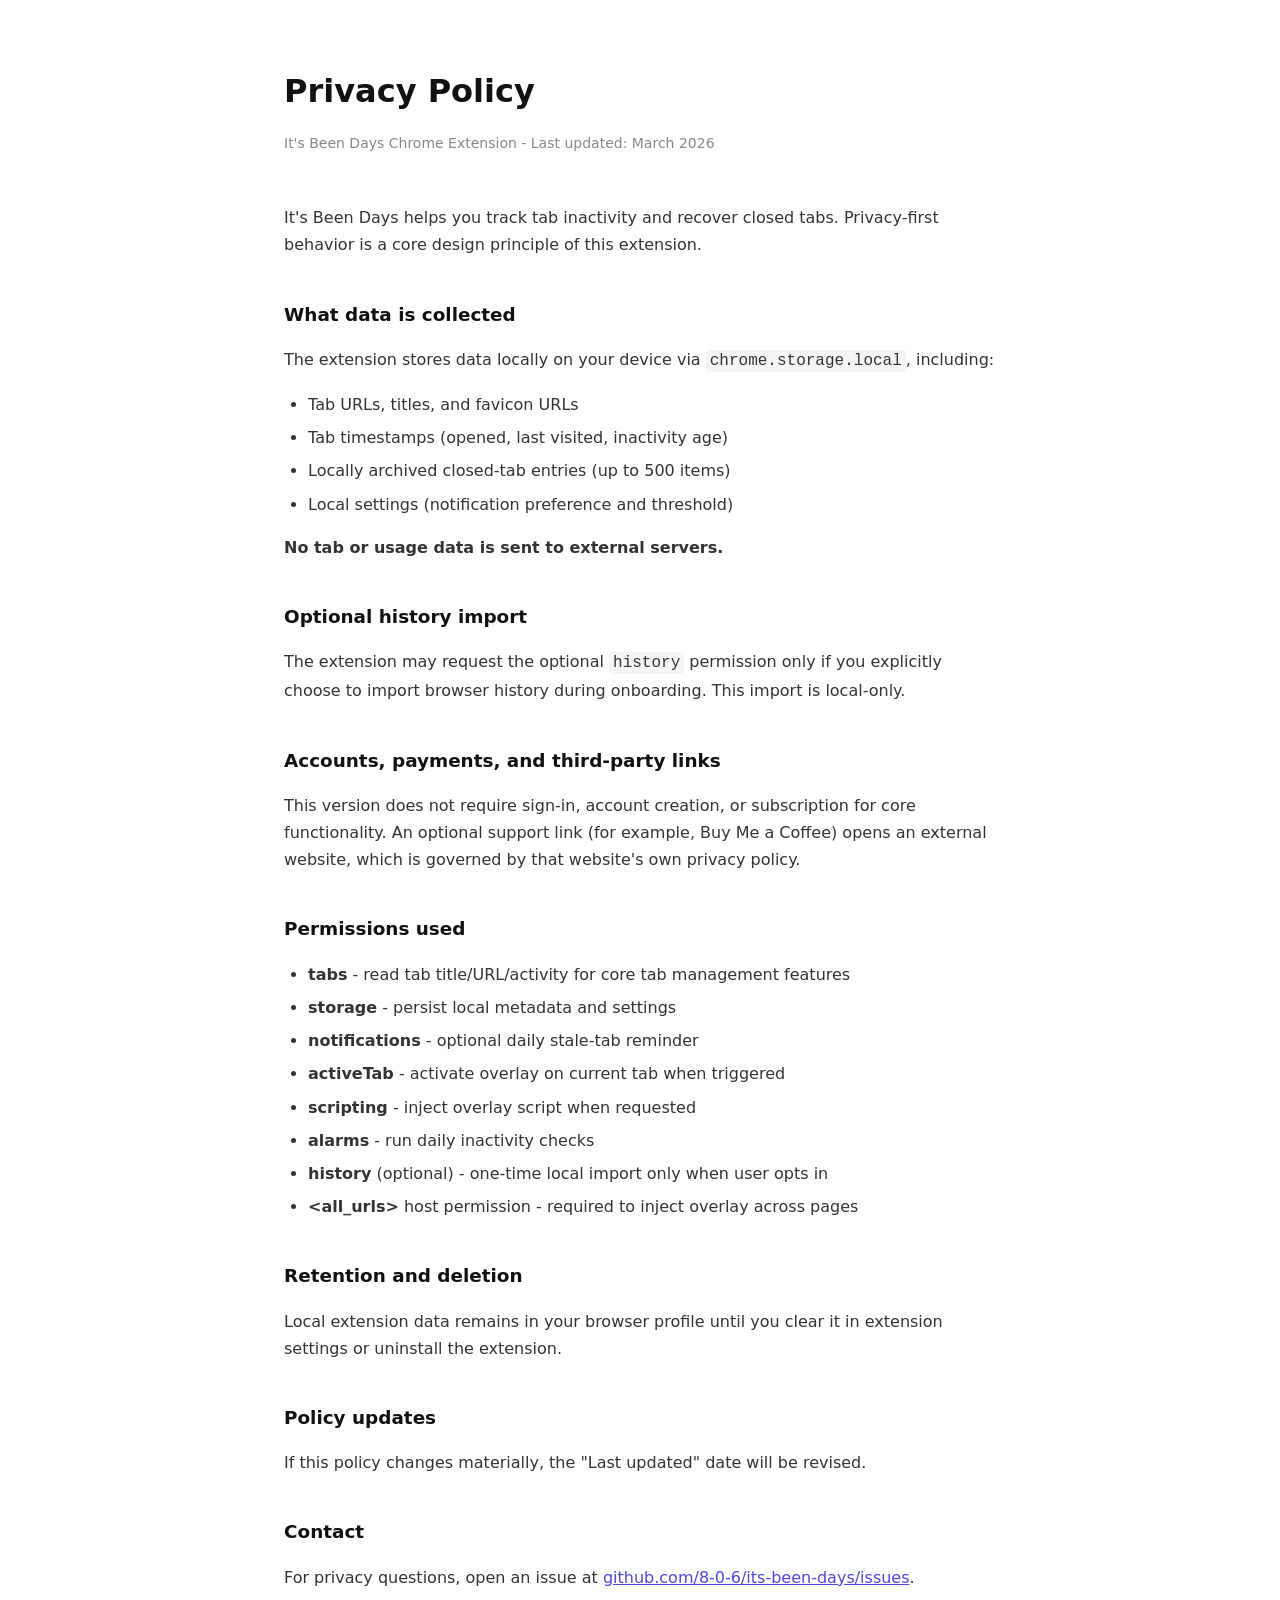
<file: docs/privacy-policy/index.html>
<!DOCTYPE html>
<html lang="en">
<head>
  <meta charset="UTF-8" />
  <meta name="viewport" content="width=device-width, initial-scale=1.0" />
  <title>Privacy Policy - It's Been Days</title>
  <style>
    *, *::before, *::after { box-sizing: border-box; }
    body {
      font-family: -apple-system, BlinkMacSystemFont, "Segoe UI", system-ui, sans-serif;
      font-size: 16px;
      line-height: 1.7;
      color: #111;
      max-width: 760px;
      margin: 64px auto;
      padding: 0 24px 120px;
    }
    h1 { font-size: 2rem; font-weight: 700; margin-bottom: 8px; }
    h2 { font-size: 1.15rem; font-weight: 600; margin-top: 40px; margin-bottom: 8px; }
    p, li { color: #333; }
    ul { padding-left: 24px; }
    li { margin-bottom: 6px; }
    .meta { color: #888; font-size: 14px; margin-bottom: 48px; }
    a { color: #4f46e5; }
    code { background: #f5f5f5; padding: 2px 4px; border-radius: 4px; }
    @media (prefers-color-scheme: dark) {
      body { background: #111; color: #f0f0f0; }
      p, li { color: #ccc; }
      .meta { color: #777; }
      code { background: #2a2a2a; }
      a { color: #a5b4fc; }
    }
  </style>
</head>
<body>
  <h1>Privacy Policy</h1>
  <p class="meta">It's Been Days Chrome Extension - Last updated: March 2026</p>

  <p>
    It's Been Days helps you track tab inactivity and recover closed tabs.
    Privacy-first behavior is a core design principle of this extension.
  </p>

  <h2>What data is collected</h2>
  <p>
    The extension stores data locally on your device via <code>chrome.storage.local</code>, including:
  </p>
  <ul>
    <li>Tab URLs, titles, and favicon URLs</li>
    <li>Tab timestamps (opened, last visited, inactivity age)</li>
    <li>Locally archived closed-tab entries (up to 500 items)</li>
    <li>Local settings (notification preference and threshold)</li>
  </ul>
  <p><strong>No tab or usage data is sent to external servers.</strong></p>

  <h2>Optional history import</h2>
  <p>
    The extension may request the optional <code>history</code> permission only if you explicitly
    choose to import browser history during onboarding. This import is local-only.
  </p>

  <h2>Accounts, payments, and third-party links</h2>
  <p>
    This version does not require sign-in, account creation, or subscription for core functionality.
    An optional support link (for example, Buy Me a Coffee) opens an external website, which is governed
    by that website's own privacy policy.
  </p>

  <h2>Permissions used</h2>
  <ul>
    <li><strong>tabs</strong> - read tab title/URL/activity for core tab management features</li>
    <li><strong>storage</strong> - persist local metadata and settings</li>
    <li><strong>notifications</strong> - optional daily stale-tab reminder</li>
    <li><strong>activeTab</strong> - activate overlay on current tab when triggered</li>
    <li><strong>scripting</strong> - inject overlay script when requested</li>
    <li><strong>alarms</strong> - run daily inactivity checks</li>
    <li><strong>history</strong> (optional) - one-time local import only when user opts in</li>
    <li><strong>&lt;all_urls&gt;</strong> host permission - required to inject overlay across pages</li>
  </ul>

  <h2>Retention and deletion</h2>
  <p>
    Local extension data remains in your browser profile until you clear it in extension settings
    or uninstall the extension.
  </p>

  <h2>Policy updates</h2>
  <p>
    If this policy changes materially, the "Last updated" date will be revised.
  </p>

  <h2>Contact</h2>
  <p>
    For privacy questions, open an issue at
    <a href="https://github.com/8-0-6/its-been-days/issues">github.com/8-0-6/its-been-days/issues</a>.
  </p>
</body>
</html>
</file>
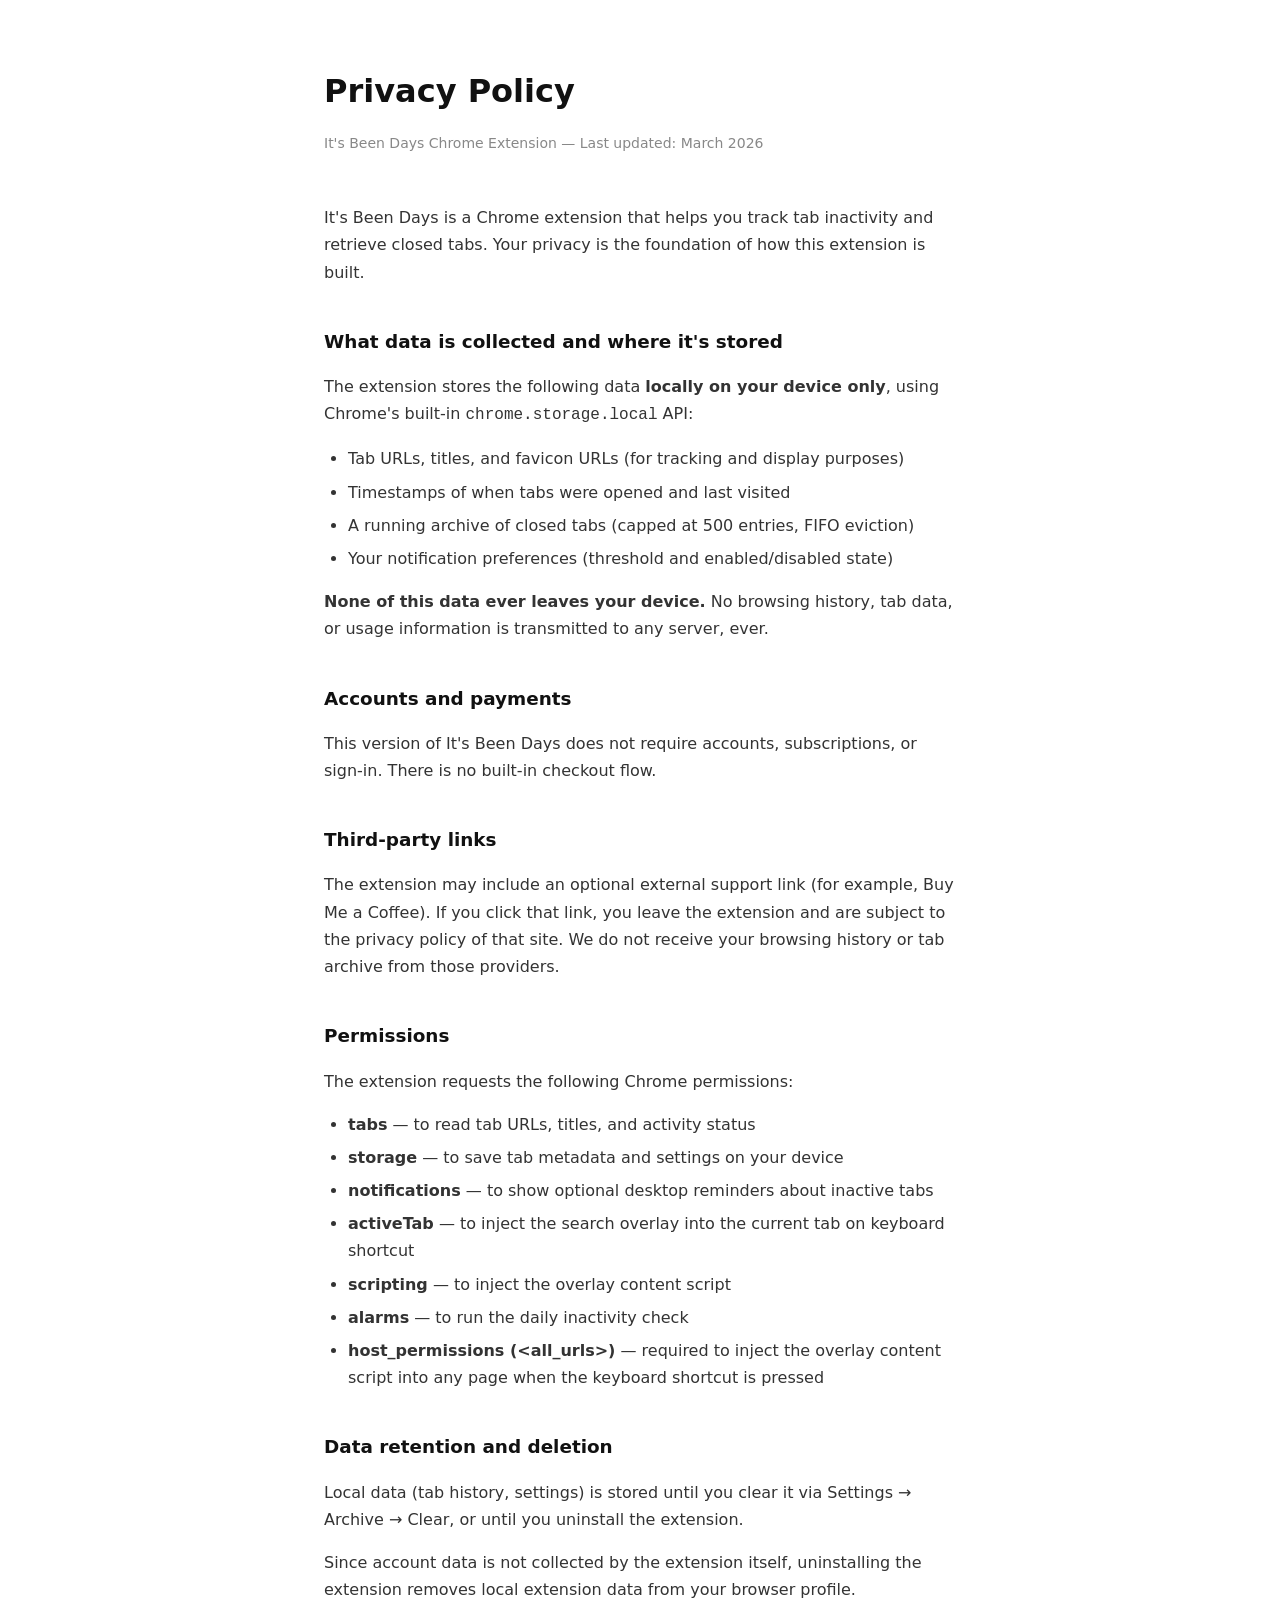
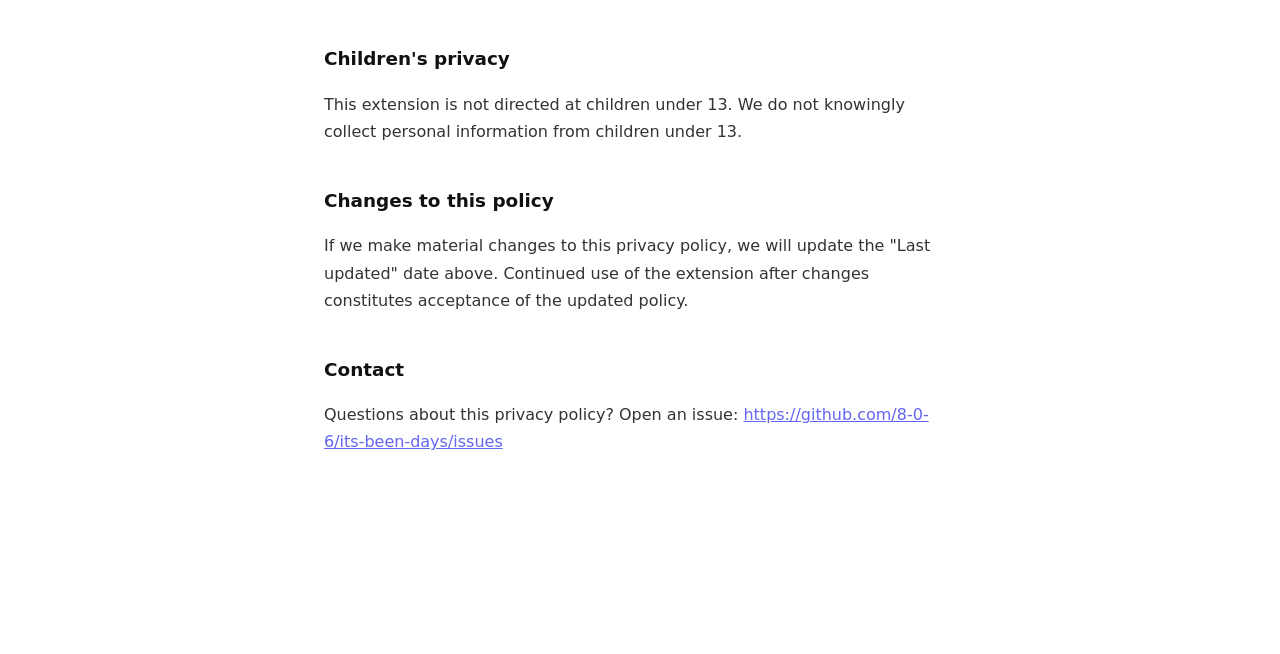
<file: store/privacy-policy.html>
<!DOCTYPE html>
<html lang="en">
<head>
  <meta charset="UTF-8" />
  <meta name="viewport" content="width=device-width, initial-scale=1.0" />
  <title>Privacy Policy — It's Been Days</title>
  <style>
    *, *::before, *::after { box-sizing: border-box; }
    body {
      font-family: -apple-system, BlinkMacSystemFont, 'Segoe UI', system-ui, sans-serif;
      font-size: 16px;
      line-height: 1.7;
      color: #111;
      max-width: 680px;
      margin: 64px auto;
      padding: 0 24px 120px;
    }
    h1 { font-size: 2rem; font-weight: 700; margin-bottom: 8px; }
    h2 { font-size: 1.15rem; font-weight: 600; margin-top: 40px; margin-bottom: 8px; }
    p, li { color: #333; }
    ul { padding-left: 24px; }
    li { margin-bottom: 6px; }
    .meta { color: #888; font-size: 14px; margin-bottom: 48px; }
    a { color: #6366f1; }
    @media (prefers-color-scheme: dark) {
      body { background: #111; color: #f0f0f0; }
      p, li { color: #ccc; }
      .meta { color: #666; }
    }
  </style>
</head>
<body>
  <h1>Privacy Policy</h1>
  <p class="meta">It's Been Days Chrome Extension &mdash; Last updated: March 2026</p>

  <p>
    It's Been Days is a Chrome extension that helps you track tab inactivity and retrieve closed tabs.
    Your privacy is the foundation of how this extension is built.
  </p>

  <h2>What data is collected and where it's stored</h2>
  <p>
    The extension stores the following data <strong>locally on your device only</strong>, using
    Chrome's built-in <code>chrome.storage.local</code> API:
  </p>
  <ul>
    <li>Tab URLs, titles, and favicon URLs (for tracking and display purposes)</li>
    <li>Timestamps of when tabs were opened and last visited</li>
    <li>A running archive of closed tabs (capped at 500 entries, FIFO eviction)</li>
    <li>Your notification preferences (threshold and enabled/disabled state)</li>
  </ul>
  <p>
    <strong>None of this data ever leaves your device.</strong> No browsing history, tab data, or
    usage information is transmitted to any server, ever.
  </p>

  <h2>Accounts and payments</h2>
  <p>
    This version of It's Been Days does not require accounts, subscriptions, or sign-in.
    There is no built-in checkout flow.
  </p>

  <h2>Third-party links</h2>
  <p>
    The extension may include an optional external support link (for example, Buy Me a Coffee).
    If you click that link, you leave the extension and are subject to the privacy policy of that site.
    We do not receive your browsing history or tab archive from those providers.
  </p>

  <h2>Permissions</h2>
  <p>The extension requests the following Chrome permissions:</p>
  <ul>
    <li><strong>tabs</strong> — to read tab URLs, titles, and activity status</li>
    <li><strong>storage</strong> — to save tab metadata and settings on your device</li>
    <li><strong>notifications</strong> — to show optional desktop reminders about inactive tabs</li>
    <li><strong>activeTab</strong> — to inject the search overlay into the current tab on keyboard shortcut</li>
    <li><strong>scripting</strong> — to inject the overlay content script</li>
    <li><strong>alarms</strong> — to run the daily inactivity check</li>
    <li><strong>host_permissions (&lt;all_urls&gt;)</strong> — required to inject the overlay content script into any page when the keyboard shortcut is pressed</li>
  </ul>

  <h2>Data retention and deletion</h2>
  <p>
    Local data (tab history, settings) is stored until you clear it via Settings → Archive → Clear,
    or until you uninstall the extension.
  </p>
  <p>
    Since account data is not collected by the extension itself, uninstalling the extension
    removes local extension data from your browser profile.
  </p>

  <h2>Children's privacy</h2>
  <p>
    This extension is not directed at children under 13. We do not knowingly collect personal
    information from children under 13.
  </p>

  <h2>Changes to this policy</h2>
  <p>
    If we make material changes to this privacy policy, we will update the "Last updated" date
    above. Continued use of the extension after changes constitutes acceptance of the updated policy.
  </p>

  <h2>Contact</h2>
  <p>
    Questions about this privacy policy? Open an issue:
    <a href="https://github.com/8-0-6/its-been-days/issues">https://github.com/8-0-6/its-been-days/issues</a>
  </p>
</body>
</html>
</file>
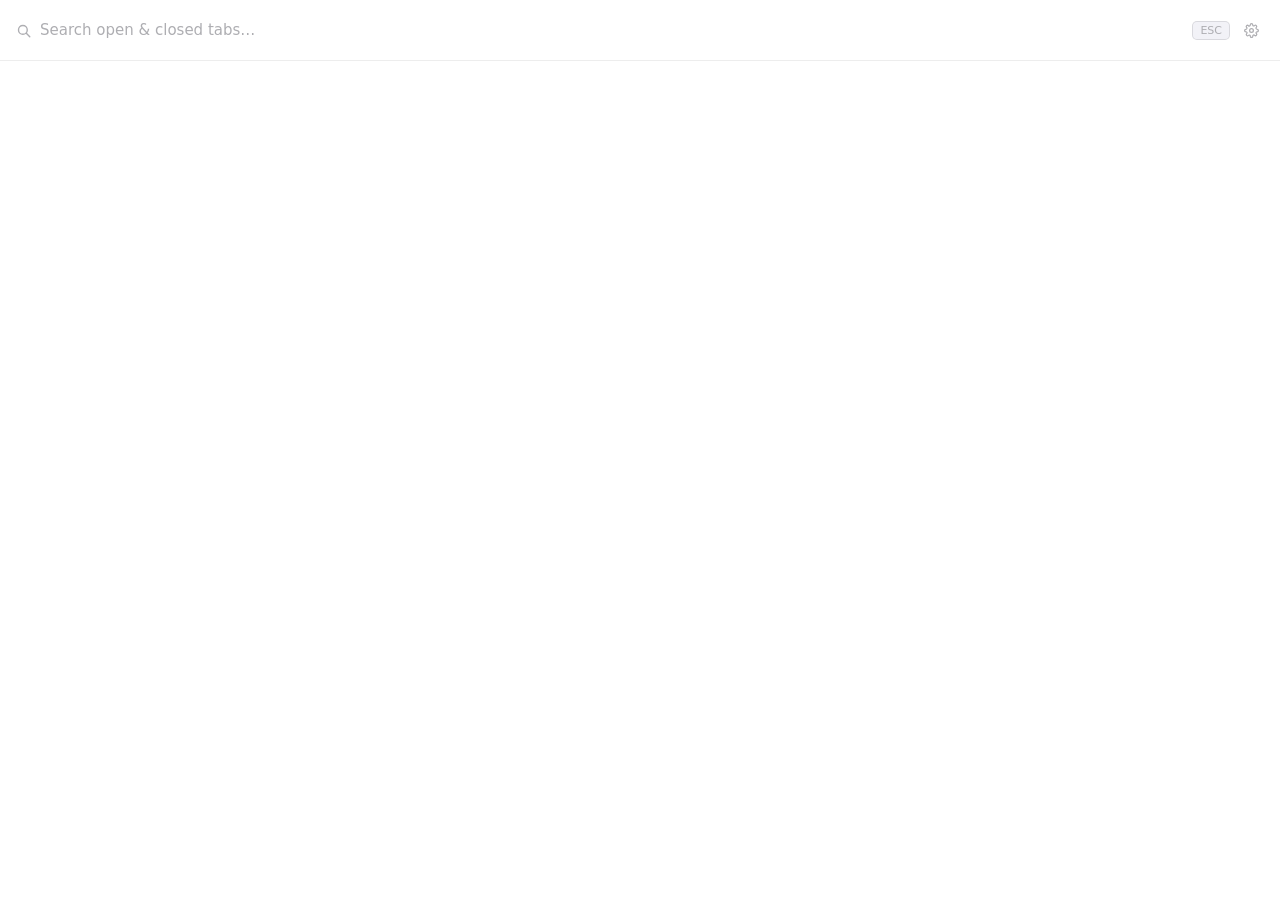
<file: extension/overlay/overlay-standalone.html>
<!DOCTYPE html>
<html lang="en">
<head>
  <meta charset="UTF-8" />
  <meta name="viewport" content="width=device-width, initial-scale=1.0" />
  <title>It's Been Days</title>
  <link rel="stylesheet" href="overlay-standalone.css" />
</head>
<body>
  <!-- ── Header (always visible) ── -->
  <div class="header">
    <svg class="search-icon" width="15" height="15" viewBox="0 0 24 24" fill="none" stroke="currentColor" stroke-width="2.2" stroke-linecap="round" stroke-linejoin="round" aria-hidden="true">
      <circle cx="11" cy="11" r="7"/><line x1="16.5" y1="16.5" x2="22" y2="22"/>
    </svg>
    <input
      type="text"
      class="search"
      id="search"
      placeholder="Search open &amp; closed tabs&hellip;"
      autocomplete="off"
      autocorrect="off"
      spellcheck="false"
    />
    <kbd class="esc-hint">ESC</kbd>
    <button class="settings-btn" id="settings-btn" title="Settings">
      <svg width="15" height="15" viewBox="0 0 24 24" fill="none" stroke="currentColor" stroke-width="2" stroke-linecap="round" stroke-linejoin="round">
        <circle cx="12" cy="12" r="3"/>
        <path d="M19.4 15a1.65 1.65 0 0 0 .33 1.82l.06.06a2 2 0 0 1-2.83 2.83l-.06-.06a1.65 1.65 0 0 0-1.82-.33 1.65 1.65 0 0 0-1 1.51V21a2 2 0 0 1-4 0v-.09A1.65 1.65 0 0 0 9 19.4a1.65 1.65 0 0 0-1.82.33l-.06.06a2 2 0 0 1-2.83-2.83l.06-.06A1.65 1.65 0 0 0 4.68 15a1.65 1.65 0 0 0-1.51-1H3a2 2 0 0 1 0-4h.09A1.65 1.65 0 0 0 4.6 9a1.65 1.65 0 0 0-.33-1.82l-.06-.06a2 2 0 0 1 2.83-2.83l.06.06A1.65 1.65 0 0 0 9 4.68a1.65 1.65 0 0 0 1-1.51V3a2 2 0 0 1 4 0v.09a1.65 1.65 0 0 0 1 1.51 1.65 1.65 0 0 0 1.82-.33l.06-.06a2 2 0 0 1 2.83 2.83l-.06.06A1.65 1.65 0 0 0 19.4 9a1.65 1.65 0 0 0 1.51 1H21a2 2 0 0 1 0 4h-.09a1.65 1.65 0 0 0-1.51 1z"/>
      </svg>
    </button>
  </div>

  <!-- ── Main view ── -->
  <div id="main-view">
    <div class="results" id="results"></div>
    <div class="close-footer hidden" id="close-footer">
      <button class="close-all-btn" id="close-all-btn"></button>
    </div>
    <div class="undo-toast hidden" id="undo-toast">
      <span id="undo-msg"></span>
      <button id="undo-btn">Undo</button>
    </div>
  </div>

  <!-- ── Settings view ── -->
  <div id="settings-view" class="hidden">
    <div class="set-header">
      <button class="back-btn" id="back-btn">
        <svg width="14" height="14" viewBox="0 0 24 24" fill="none" stroke="currentColor" stroke-width="2.5" stroke-linecap="round" stroke-linejoin="round"><polyline points="15 18 9 12 15 6"/></svg>
        Back
      </button>
    </div>
    <div class="set-body" id="set-body">

      <!-- Notifications -->
      <div class="set-section">
        <div class="set-label">Notifications</div>
        <label class="set-toggle-row">
          <span>Enable desktop notifications</span>
          <span class="toggle-wrap">
            <input type="checkbox" id="notif-toggle" />
            <span class="toggle-track"></span>
          </span>
        </label>
        <div class="set-slider-row">
          <label class="set-slider-label">
            Notify after <strong id="threshold-display">10</strong> days of inactivity
          </label>
          <input type="range" id="threshold-slider" min="1" max="30" value="10" class="slider" />
          <div class="slider-ends"><span>1 day</span><span>30 days</span></div>
          <p class="set-note">Also controls which tabs are highlighted as suggested.</p>
        </div>
      </div>

      <!-- Archive -->
      <div class="set-section">
        <div class="set-label">Archive</div>
        <p class="set-muted" id="archive-count"></p>
        <button class="btn btn-destructive" id="clear-btn">Clear all archived tabs</button>
        <div class="clear-confirm hidden" id="clear-confirm">
          <strong>This cannot be undone.</strong>
          <button class="btn btn-destructive-sm" id="clear-yes">Yes, delete everything</button>
          <button class="btn btn-ghost-sm" id="clear-no">Cancel</button>
        </div>
      </div>

      <!-- Support -->
      <div class="set-section">
        <div class="set-label">Support</div>
        <div style="padding: 4px 16px 14px;">
          <p class="set-muted">Free and open source. If this helps you, consider buying me a coffee.</p>
          <div class="account-row" id="tip-row">
            <button class="btn btn-primary" id="tip-btn">Buy Me a Coffee →</button>
          </div>
        </div>
      </div>

      <!-- Keyboard shortcut -->
      <div class="set-section">
        <div class="set-label">Keyboard Shortcut</div>
        <p class="set-muted"><kbd class="kbd">&#8984; Shift Space</kbd> opens this overlay. If it doesn't work, remap it at chrome://extensions/shortcuts.</p>
      </div>

    </div>
  </div>

  <script src="overlay-standalone.js"></script>
</body>
</html>
</file>
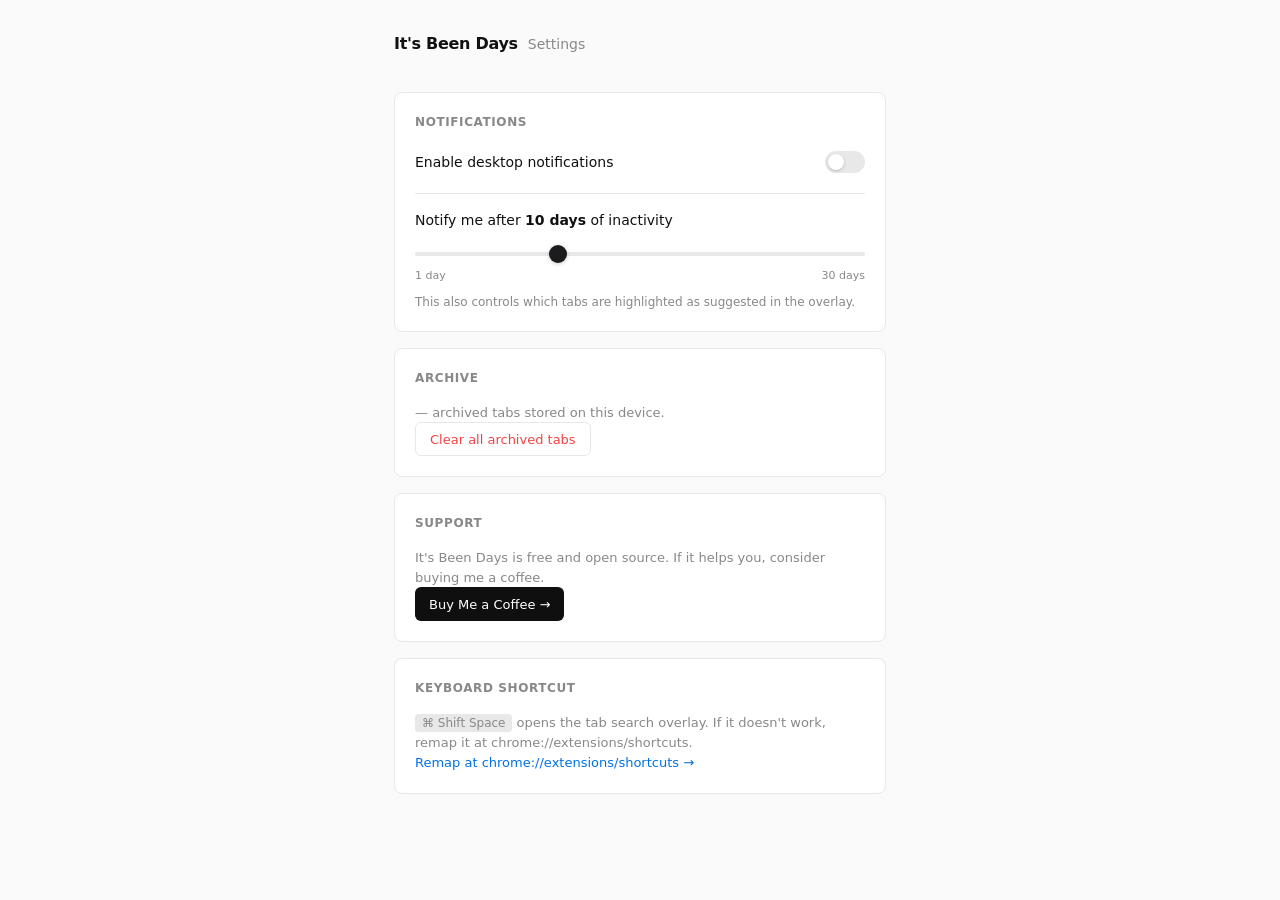
<file: extension/settings/settings.html>
<!DOCTYPE html>
<html lang="en">
<head>
  <meta charset="UTF-8" />
  <meta name="viewport" content="width=device-width, initial-scale=1.0" />
  <title>Settings — It's Been Days</title>
  <link rel="stylesheet" href="settings.css" />
</head>
<body>
  <div id="app">
    <header>
      <span class="wordmark">It's Been Days</span>
      <span class="page-title">Settings</span>
    </header>

    <!-- Notifications ────────────────────────────────────────────────────── -->
    <section>
      <h2>Notifications</h2>

      <label class="toggle-row">
        <span class="toggle-label">Enable desktop notifications</span>
        <span class="toggle-wrap">
          <input type="checkbox" id="notif-enabled" />
          <span class="toggle-track"></span>
        </span>
      </label>

      <div class="field-row" id="threshold-row">
        <label for="threshold" class="field-label">
          Notify me after <strong><span id="threshold-display">10</span> days</strong> of inactivity
        </label>
        <input
          type="range"
          id="threshold"
          min="1"
          max="30"
          value="10"
          class="slider"
        />
        <div class="slider-labels">
          <span>1 day</span>
          <span>30 days</span>
        </div>
        <p class="field-note">This also controls which tabs are highlighted as suggested in the overlay.</p>
      </div>
    </section>

    <!-- Archive ──────────────────────────────────────────────────────────── -->
    <section>
      <h2>Archive</h2>
      <p class="muted">
        <span id="archive-count">—</span> archived tabs stored on this device.
      </p>
      <button id="clear-archive-btn" class="btn btn-destructive">Clear all archived tabs</button>
      <p id="clear-confirm" class="hidden">
        <strong>This cannot be undone.</strong>
        <button id="clear-confirm-yes" class="btn btn-destructive-sm">Yes, delete everything</button>
        <button id="clear-confirm-no" class="btn btn-ghost-sm">Cancel</button>
      </p>
    </section>

    <!-- Support ──────────────────────────────────────────────────────────── -->
    <section>
      <h2>Support</h2>
      <p class="muted">
        It's Been Days is free and open source. If it helps you, consider buying me a coffee.
      </p>
      <div class="account-row">
        <button id="tip-btn" class="btn btn-primary">Buy Me a Coffee →</button>
      </div>
    </section>

    <!-- Keyboard shortcut ────────────────────────────────────────────────── -->
    <section>
      <h2>Keyboard Shortcut</h2>
      <p class="muted">
        <kbd>⌘ Shift Space</kbd> opens the tab search overlay.
        If it doesn't work, remap it at chrome://extensions/shortcuts.
      </p>
      <a
        class="link"
        href="#"
        id="remap-link"
      >Remap at chrome://extensions/shortcuts →</a>
    </section>
  </div>

  <script type="module" src="settings.js"></script>
</body>
</html>
</file>
<file: extension/overlay/overlay-standalone.css>
*, *::before, *::after { box-sizing: border-box; margin: 0; padding: 0; }

body {
  width: 100%;
  height: 100vh;
  min-width: 400px;
  overflow: hidden;
  font-family: -apple-system, BlinkMacSystemFont, 'Segoe UI', system-ui, sans-serif;
  font-size: 14px;
  -webkit-font-smoothing: antialiased;
  background: #ffffff;
  color: #1c1c1e;
  display: flex;
  flex-direction: column;
}

/* ── Header ── */
.header {
  display: flex;
  align-items: center;
  gap: 9px;
  padding: 13px 16px;
  background: #fff;
  border-bottom: 1px solid rgba(0, 0, 0, 0.07);
  flex-shrink: 0;
}
.search-icon {
  color: #aeaeb2;
  flex-shrink: 0;
  display: flex;
  align-items: center;
}
.search {
  flex: 1;
  height: 34px;
  border: none;
  outline: none;
  font-size: 15px;
  font-family: inherit;
  color: #1c1c1e;
  background: transparent;
  caret-color: #0071e3;
}
.search::placeholder { color: #aeaeb2; }
.esc-hint {
  font-family: inherit;
  font-size: 11px;
  font-weight: 500;
  color: #aeaeb2;
  background: #f2f2f7;
  border: 1px solid rgba(0, 0, 0, 0.1);
  border-radius: 5px;
  padding: 2px 7px;
  white-space: nowrap;
  user-select: none;
  cursor: default;
  flex-shrink: 0;
}
.settings-btn {
  background: none;
  border: none;
  cursor: pointer;
  color: #aeaeb2;
  display: flex;
  align-items: center;
  padding: 5px;
  border-radius: 7px;
  flex-shrink: 0;
  transition: color 0.12s, background 0.12s;
}
.settings-btn:hover { color: #1c1c1e; background: rgba(0, 0, 0, 0.06); }

/* ── Results ── */
.results {
  overflow-y: auto;
  flex: 1;
  padding: 0;
}
.results::-webkit-scrollbar { width: 4px; }
.results::-webkit-scrollbar-thumb { background: rgba(0,0,0,0.12); border-radius: 2px; }

.empty {
  padding: 36px 20px;
  text-align: center;
  font-size: 13px;
  color: #aeaeb2;
}

/* ── Section headers ── */
.section-header {
  padding: 10px 20px 5px;
  font-size: 11px;
  font-weight: 600;
  text-transform: uppercase;
  letter-spacing: 0.4px;
  color: #aeaeb2;
  user-select: none;
}
.section-divider {
  height: 1px;
  background: transparent;
  margin: 6px 0 2px;
}

/* ── Row ── */
.row {
  display: flex;
  align-items: center;
  gap: 10px;
  padding: 8px 16px;
  cursor: pointer;
  min-height: 46px;
  background: #fff;
  transition: background 0.08s;
}
.row:hover { background: #f5f5f5; }
.row--active { background: #efefef; }
.row--suggested { background: rgba(245, 158, 11, 0.06); }
.row--suggested:hover { background: rgba(245, 158, 11, 0.10); }
.row--suggested .title { color: #888; }
.row:hover .delete,
.row--active .delete { opacity: 1; }

/* ── Dot ── */
.dot {
  width: 7px;
  height: 7px;
  border-radius: 50%;
  flex-shrink: 0;
}
.dot--open     { background: #30d158; }
.dot--archived { background: #d1d5db; }

/* ── Favicon ── */
.favicon {
  width: 16px;
  height: 16px;
  min-width: 16px;
  max-width: 16px;
  min-height: 16px;
  max-height: 16px;
  border-radius: 3px;
  object-fit: contain;
  flex-shrink: 0;
}

/* ── Info ── */
.info { flex: 1; min-width: 0; }
.title {
  font-size: 13px;
  font-weight: 500;
  white-space: nowrap;
  overflow: hidden;
  text-overflow: ellipsis;
  line-height: 1.35;
  color: #1c1c1e;
}
.url {
  font-size: 11px;
  color: #8e8e93;
  white-space: nowrap;
  overflow: hidden;
  text-overflow: ellipsis;
  margin-top: 2px;
}

/* ── Age badge ── */
.age {
  font-size: 11px;
  font-weight: 500;
  color: #999;
  background: #f3f4f6;
  border-radius: 5px;
  padding: 2px 6px;
  white-space: nowrap;
  flex-shrink: 0;
}

/* ── Section header row ── */
.section-header-row {
  display: flex;
  align-items: center;
  justify-content: space-between;
  padding: 8px 16px 4px;
  user-select: none;
}

.section-count {
  font-size: 11px;
  font-weight: 600;
  text-transform: uppercase;
  letter-spacing: 0.5px;
  color: #bbb;
}

.section-count--stale {
  color: #d97706;
}

.close-inline-btn {
  height: 22px;
  padding: 0 9px;
  background: none;
  border: 1px solid #f59e0b;
  border-radius: 4px;
  font-size: 11px;
  font-weight: 500;
  font-family: inherit;
  color: #d97706;
  cursor: pointer;
  white-space: nowrap;
  flex-shrink: 0;
  transition: background 0.1s, color 0.1s;
}

.close-inline-btn:hover {
  background: rgba(245, 158, 11, 0.1);
  color: #b45309;
}

/* ── All caught up ── */
.all-caught-up {
  display: flex;
  align-items: center;
  gap: 10px;
  padding: 10px 16px;
  font-size: 13px;
  color: #16a34a;
  font-weight: 500;
}

.all-caught-up-dot {
  width: 8px;
  height: 8px;
  border-radius: 50%;
  background: #22c55e;
  flex-shrink: 0;
}

/* ── Section divider ── */
.section-divider {
  height: 1px;
  background: #f0f0f0;
  margin: 4px 0;
}

/* ── Close-tab button (open tab rows) ── */
.close-tab {
  width: 28px;
  height: 28px;
  margin: -3px -3px -3px 0;
  padding: 3px;
  border: none;
  background: none;
  color: #bbb;
  font-size: 17px;
  line-height: 1;
  cursor: pointer;
  border-radius: 5px;
  display: flex;
  align-items: center;
  justify-content: center;
  flex-shrink: 0;
  opacity: 0;
  transition: opacity 0.1s, background 0.1s, color 0.1s;
}

.close-tab:hover {
  background: #fee2e2;
  color: #ef4444;
}

.row:hover .close-tab,
.row--active .close-tab {
  opacity: 1;
}

/* ── Keep button (shown on stale rows) ── */
.keep {
  height: 22px;
  padding: 0 8px;
  background: none;
  border: 1px solid #e5e7eb;
  border-radius: 4px;
  font-size: 11px;
  font-weight: 500;
  font-family: inherit;
  color: #888;
  cursor: pointer;
  flex-shrink: 0;
  white-space: nowrap;
  transition: border-color 0.1s, color 0.1s;
}
.keep:hover { border-color: #22c55e; color: #16a34a; }

/* ── Delete ── */
.delete {
  width: 22px;
  height: 22px;
  border: none;
  background: none;
  color: #c7c7cc;
  font-size: 17px;
  cursor: pointer;
  border-radius: 6px;
  display: flex;
  align-items: center;
  justify-content: center;
  flex-shrink: 0;
  opacity: 0;
  transition: opacity 0.1s, background 0.1s, color 0.1s;
  padding: 0;
}
.delete:hover { background: #fee2e2; color: #ef4444; }

/* ── Close-suggested footer ── */
.close-footer {
  border-top: 1px solid #f0f0f0;
  padding: 10px 14px;
  flex-shrink: 0;
}
.close-all-btn {
  width: 100%;
  padding: 8px 12px;
  background: none;
  border: 1px solid #f59e0b;
  color: #f59e0b;
  font-size: 12px;
  font-weight: 500;
  border-radius: 6px;
  cursor: pointer;
  font-family: inherit;
  transition: background 0.12s;
}
.close-all-btn:hover { background: rgba(245, 158, 11, 0.08); }

/* ── Undo toast ── */
.undo-toast {
  display: flex;
  align-items: center;
  justify-content: space-between;
  gap: 10px;
  padding: 9px 14px;
  background: #1f2937;
  color: #f9fafb;
  font-size: 12px;
  border-top: 1px solid #374151;
  flex-shrink: 0;
}
.undo-toast.hidden { display: none; }
#undo-btn {
  background: none;
  border: 1px solid #6b7280;
  color: #d1d5db;
  font-size: 11px;
  font-weight: 500;
  padding: 3px 8px;
  border-radius: 4px;
  cursor: pointer;
  font-family: inherit;
  white-space: nowrap;
  transition: border-color 0.12s, color 0.12s;
}
#undo-btn:hover { border-color: #d1d5db; color: #f9fafb; }

/* ── Utility ── */
.hidden { display: none !important; }

/* ── Main / settings view wrappers ── */
#main-view {
  display: flex;
  flex-direction: column;
  flex: 1;
  min-height: 0;
  overflow: hidden;
}
#settings-view {
  display: flex;
  flex-direction: column;
  flex: 1;
  min-height: 0;
  overflow: hidden;
}

/* ── Settings header ── */
.set-header {
  display: flex;
  align-items: center;
  gap: 8px;
  padding: 11px 14px;
  background: #fff;
  border-bottom: 1px solid rgba(0, 0, 0, 0.07);
  flex-shrink: 0;
}
.back-btn {
  display: flex;
  align-items: center;
  gap: 3px;
  background: none;
  border: none;
  cursor: pointer;
  color: #0071e3;
  font-size: 13px;
  font-family: inherit;
  font-weight: 500;
  padding: 4px 8px;
  border-radius: 7px;
  transition: background 0.1s;
}
.back-btn:hover { background: rgba(0, 113, 227, 0.07); }

/* ── Settings body ── */
.set-body {
  overflow-y: auto;
  flex: 1;
  padding: 14px 14px 20px;
  background: #f2f2f7;
}
.set-body::-webkit-scrollbar { width: 4px; }
.set-body::-webkit-scrollbar-thumb { background: rgba(0,0,0,0.12); border-radius: 2px; }

/* ── Settings sections ── */
.set-section {
  background: #fff;
  border-radius: 12px;
  padding: 0;
  margin-bottom: 12px;
  overflow: hidden;
  box-shadow: 0 1px 3px rgba(0,0,0,0.05);
}
.set-label {
  font-size: 11px;
  font-weight: 600;
  text-transform: uppercase;
  letter-spacing: 0.5px;
  color: #8e8e93;
  padding: 13px 16px 6px;
}
/* account / archive / keyboard content */
#signed-out, #signed-in { padding: 0 16px 14px; }
#archive-count { padding: 4px 16px 10px; font-size: 12px; color: #8e8e93; line-height: 1.5; }
#clear-btn { display: block; margin: 0 16px 14px; }
#clear-confirm { padding: 0 16px 14px; }
.set-section > p.set-muted:last-child { padding: 0 16px 14px; }
.set-muted  { font-size: 12px; color: #8e8e93; line-height: 1.5; margin-bottom: 6px; margin-top: 2px; }
.set-note   { font-size: 11px; color: #aeaeb2; margin-top: 6px; }
.set-success { font-size: 12px; color: #30d158; margin-top: 8px; }
.set-error   { font-size: 12px; color: #ff3b30; margin-top: 8px; }

/* ── Toggle ── */
.set-toggle-row {
  display: flex;
  align-items: center;
  justify-content: space-between;
  cursor: pointer;
  font-size: 13px;
  gap: 12px;
  padding: 12px 16px;
  color: #1c1c1e;
}
.toggle-wrap { position: relative; flex-shrink: 0; }
.toggle-wrap input[type="checkbox"] { opacity: 0; width: 0; height: 0; position: absolute; }
.toggle-track {
  display: block;
  width: 40px;
  height: 23px;
  background: #d1d5db;
  border-radius: 12px;
  transition: background 0.2s;
  cursor: pointer;
}
.toggle-track::after {
  content: '';
  position: absolute;
  top: 3px; left: 3px;
  width: 17px; height: 17px;
  background: #fff;
  border-radius: 50%;
  transition: transform 0.2s;
  box-shadow: 0 1px 4px rgba(0,0,0,0.25);
}
.toggle-wrap input:checked + .toggle-track { background: #34c759; }
.slider::-webkit-slider-thumb { box-shadow: 0 0 0 1px rgba(0,0,0,0.12), 0 2px 5px rgba(0,0,0,0.2); background: #1c1c1e; }
.toggle-wrap input:checked + .toggle-track::after { transform: translateX(17px); }

/* ── Slider ── */
.set-slider-row {
  padding: 11px 16px 14px;
  border-top: 1px solid rgba(0,0,0,0.06);
}
.set-slider-label { display: block; font-size: 13px; margin-bottom: 10px; color: #1c1c1e; }
.slider {
  width: 100%;
  -webkit-appearance: none;
  height: 4px;
  border-radius: 2px;
  background: #e5e7eb;
  outline: none;
  cursor: pointer;
}
.slider::-webkit-slider-thumb {
  -webkit-appearance: none;
  width: 18px; height: 18px;
  border-radius: 50%;
  background: #fff;
  cursor: pointer;
  box-shadow: 0 0 0 1px rgba(0,0,0,0.12), 0 2px 5px rgba(0,0,0,0.2);
}
.slider-ends { display: flex; justify-content: space-between; font-size: 11px; color: #aeaeb2; margin-top: 6px; }

/* ── Auth form ── */
.auth-form { display: flex; gap: 8px; margin-top: 8px; }
.text-input {
  flex: 1;
  height: 32px;
  border: 1px solid rgba(0,0,0,0.12);
  border-radius: 8px;
  padding: 0 10px;
  font-size: 13px;
  font-family: inherit;
  color: #1c1c1e;
  background: #f9f9f9;
  outline: none;
  transition: border-color 0.15s, box-shadow 0.15s;
}
.text-input:focus { border-color: #0071e3; box-shadow: 0 0 0 3px rgba(0,113,227,0.12); }

/* ── Account rows ── */
.account-row { display: flex; align-items: center; gap: 10px; margin-bottom: 6px; }
.account-row:last-child { margin-bottom: 0; }
.account-email { font-size: 13px; font-weight: 500; color: #1c1c1e; flex: 1; overflow: hidden; text-overflow: ellipsis; white-space: nowrap; }

/* ── Buttons ── */
.btn {
  height: 31px;
  padding: 0 13px;
  border: none;
  border-radius: 8px;
  font-size: 12px;
  font-family: inherit;
  font-weight: 500;
  cursor: pointer;
  white-space: nowrap;
  flex-shrink: 0;
  transition: background 0.12s, opacity 0.12s;
}
.btn:disabled { opacity: 0.4; cursor: not-allowed; }
.btn-primary { background: #0f0f0f; color: #fff; }
.btn-primary:hover:not(:disabled) { background: #2c2c2c; }
.btn-ghost { background: transparent; color: #8e8e93; border: 1px solid rgba(0,0,0,0.15); }
.btn-ghost:hover:not(:disabled) { color: #1c1c1e; border-color: rgba(0,0,0,0.3); }
.btn-destructive { background: transparent; color: #8e8e93; border: 1px solid rgba(0,0,0,0.12); margin-top: 4px; }
.btn-destructive:hover:not(:disabled) { color: #ff3b30; border-color: rgba(255,59,48,0.35); background: rgba(255,59,48,0.04); }
.btn-destructive-sm { height: 27px; padding: 0 11px; font-size: 11px; background: #ff3b30; color: #fff; border: none; border-radius: 7px; cursor: pointer; font-family: inherit; font-weight: 500; }
.btn-ghost-sm { height: 27px; padding: 0 11px; font-size: 11px; background: transparent; color: #8e8e93; border: 1px solid rgba(0,0,0,0.12); border-radius: 7px; cursor: pointer; font-family: inherit; }

/* ── Clear confirm ── */
.clear-confirm { display: flex; align-items: center; gap: 8px; margin-top: 8px; font-size: 12px; }

/* ── Keyboard kbd ── */
.kbd { font-family: inherit; font-size: 11px; background: #f2f2f7; border: 1px solid rgba(0,0,0,0.1); border-radius: 5px; padding: 1px 6px; color: #3c3c43; }

/* ── Dark mode ── */
@media (prefers-color-scheme: dark) {
  .section-count { color: #444; }
  .section-count--stale { color: #fbbf24; }
  .section-divider { background: #2c2c2e; }
  .close-inline-btn { border-color: #fbbf24; color: #fbbf24; }
  .close-inline-btn:hover { background: rgba(251,191,36,0.1); color: #fcd34d; }
  .all-caught-up { color: #4ade80; }
  .close-tab { color: #444; }
  .close-tab:hover { background: #3b1515; color: #f87171; }
  body { background: #1c1c1e; color: #f2f2f7; }
  .header { background: #2c2c2e; border-bottom-color: rgba(255,255,255,0.06); }
  .search { color: #f2f2f7; }
  .search::placeholder { color: #636366; }
  .search-icon { color: #636366; }
  .esc-hint { color: #636366; background: #3a3a3c; border-color: rgba(255,255,255,0.08); }
  .settings-btn { color: #636366; }
  .settings-btn:hover { color: #f2f2f7; background: rgba(255,255,255,0.1); }
  .section-header { color: #636366; }
  .row { background: #2c2c2e; }
  .row:hover { background: #38383a; }
  .row--active { background: #242424; }
  .row--suggested { background: rgba(245, 158, 11, 0.08); }
  .row--suggested:hover { background: rgba(245, 158, 11, 0.13); }
  .btn-primary { background: #f0f0f0; color: #1c1c1e; }
  .btn-primary:hover:not(:disabled) { background: #e0e0e0; }
  .row--suggested .title { color: #636366; }
  .title { color: #f2f2f7; }
  .url { color: #636366; }
  .dot--archived { background: #48484a; }
  .age { color: #636366; background: #3a3a3c; }
  .delete { color: #48484a; }
  .delete:hover { background: #3b1515; color: #ff453a; }
  .keep { border-color: #3a3a3c; color: #666; }
  .keep:hover { border-color: #22c55e; color: #4ade80; }
  .empty { color: #636366; }
  .results::-webkit-scrollbar-thumb { background: rgba(255,255,255,0.12); }
  .close-footer { border-top-color: rgba(255,255,255,0.06); }
  .close-all-btn { background: none; border-color: #f59e0b; color: #f59e0b; }
  .close-all-btn:hover { background: rgba(245, 158, 11, 0.12); }
  .undo-toast { background: #1f2937; border-top-color: #374151; }
  .set-header { background: #2c2c2e; border-bottom-color: rgba(255,255,255,0.06); }
  .back-btn { color: #409cff; }
  .back-btn:hover { background: rgba(64,156,255,0.1); }
  .back-btn:hover { background: rgba(129,140,248,0.12); }
  .set-body { background: #1c1c1e; }
  .set-body::-webkit-scrollbar-thumb { background: rgba(255,255,255,0.12); }
  .set-section { background: #2c2c2e; box-shadow: none; }
  .set-label { color: #636366; }
  .set-toggle-row { color: #f2f2f7; border-top-color: rgba(255,255,255,0.06); }
  .set-slider-row { border-top-color: rgba(255,255,255,0.06); }
  .set-slider-label { color: #f2f2f7; }
  .toggle-track { background: #48484a; }
  .slider { background: #48484a; }
  .slider::-webkit-slider-thumb { background: #f2f2f7; box-shadow: 0 0 0 1px rgba(0,0,0,0.3), 0 2px 5px rgba(0,0,0,0.4); }
  .slider-ends { color: #636366; }
  .text-input { background: #3a3a3c; border-color: rgba(255,255,255,0.08); color: #f2f2f7; }
  .text-input:focus { border-color: #409cff; box-shadow: 0 0 0 3px rgba(64,156,255,0.15); }
  .account-email { color: #f2f2f7; }
  .btn-ghost { border-color: rgba(255,255,255,0.12); color: #8e8e93; }
  .btn-ghost:hover:not(:disabled) { color: #f2f2f7; border-color: rgba(255,255,255,0.25); }
  .btn-destructive { border-color: rgba(255,255,255,0.1); color: #ff453a; }
  .btn-destructive:hover:not(:disabled) { background: rgba(255,69,58,0.12); border-color: #ff453a; }
  .btn-ghost-sm { border-color: rgba(255,255,255,0.1); color: #8e8e93; }
  .kbd { background: #3a3a3c; border-color: rgba(255,255,255,0.08); color: #aeaeb2; }
  .set-muted { color: #636366; }
  .set-note  { color: #48484a; }
  .set-success { color: #30d158; }
  .set-error   { color: #ff453a; }
}
</file>
<file: extension/settings/settings.css>
/* It's Been Days — Settings page */

*, *::before, *::after { box-sizing: border-box; margin: 0; padding: 0; }

:root {
  --bg: #fafafa;
  --surface: #ffffff;
  --border: #e8e8e8;
  --text: #111;
  --muted: #888;
  --accent: #0071e3;
  --accent-hover: #0062cc;
  --danger: #ef4444;
  --danger-hover: #dc2626;
  --success: #22c55e;
  --amber: #f59e0b;
  --radius: 8px;
}

@media (prefers-color-scheme: dark) {
  :root {
    --bg: #111;
    --surface: #1c1c1e;
    --border: #2c2c2e;
    --text: #f0f0f0;
    --muted: #666;
    --accent: #409cff;
    --accent-hover: #5aabff;
  }

  .btn-primary { background: #f0f0f0; color: #1c1c1e; }
  .btn-primary:hover:not(:disabled) { background: #e0e0e0; }

  .slider::-webkit-slider-thumb { background: #f0f0f0; }
}

body {
  background: var(--bg);
  color: var(--text);
  font-family: -apple-system, BlinkMacSystemFont, 'Segoe UI', system-ui, sans-serif;
  font-size: 14px;
  line-height: 1.5;
  -webkit-font-smoothing: antialiased;
  min-height: 100vh;
}

#app {
  max-width: 540px;
  margin: 0 auto;
  padding: 32px 24px 64px;
}

/* ── Header ── */

header {
  display: flex;
  align-items: baseline;
  gap: 10px;
  margin-bottom: 36px;
}

.wordmark {
  font-size: 16px;
  font-weight: 700;
  color: var(--text);
  letter-spacing: -0.3px;
}

.page-title {
  font-size: 14px;
  color: var(--muted);
}

/* ── Sections ── */

section {
  background: var(--surface);
  border: 1px solid var(--border);
  border-radius: var(--radius);
  padding: 20px;
  margin-bottom: 16px;
}

section h2 {
  font-size: 12px;
  font-weight: 600;
  text-transform: uppercase;
  letter-spacing: 0.6px;
  color: var(--muted);
  margin-bottom: 16px;
}

/* ── Toggle row ── */

.toggle-row {
  display: flex;
  align-items: center;
  justify-content: space-between;
  cursor: pointer;
  padding: 4px 0;
  gap: 12px;
}

.toggle-label {
  font-size: 14px;
  color: var(--text);
}

.toggle-wrap {
  position: relative;
  flex-shrink: 0;
}

.toggle-wrap input[type="checkbox"] {
  opacity: 0;
  width: 0;
  height: 0;
  position: absolute;
}

.toggle-track {
  display: block;
  width: 40px;
  height: 22px;
  background: var(--border);
  border-radius: 11px;
  transition: background 0.2s;
  cursor: pointer;
}

.toggle-track::after {
  content: '';
  position: absolute;
  top: 3px;
  left: 3px;
  width: 16px;
  height: 16px;
  background: #fff;
  border-radius: 50%;
  transition: transform 0.2s;
  box-shadow: 0 1px 3px rgba(0,0,0,0.2);
}

.toggle-wrap input:checked + .toggle-track {
  background: #34c759;
}

.toggle-wrap input:checked + .toggle-track::after {
  transform: translateX(18px);
}

/* ── Slider field ── */

.field-row {
  margin-top: 16px;
  padding-top: 16px;
  border-top: 1px solid var(--border);
}

.field-label {
  display: block;
  font-size: 14px;
  margin-bottom: 10px;
  color: var(--text);
}

.slider {
  width: 100%;
  -webkit-appearance: none;
  height: 4px;
  border-radius: 2px;
  background: var(--border);
  outline: none;
  cursor: pointer;
}

.slider::-webkit-slider-thumb {
  -webkit-appearance: none;
  width: 18px;
  height: 18px;
  border-radius: 50%;
  background: #1c1c1e;
  cursor: pointer;
  box-shadow: 0 1px 4px rgba(0,0,0,0.2);
}

.slider-labels {
  display: flex;
  justify-content: space-between;
  font-size: 11px;
  color: var(--muted);
  margin-top: 6px;
}

/* ── Auth form ── */

.auth-form {
  display: flex;
  gap: 8px;
  margin-top: 4px;
}

.text-input {
  flex: 1;
  height: 36px;
  border: 1px solid var(--border);
  border-radius: 6px;
  padding: 0 12px;
  font-size: 14px;
  font-family: inherit;
  color: var(--text);
  background: var(--bg);
  outline: none;
  transition: border-color 0.15s;
}

.text-input:focus {
  border-color: var(--accent);
}

/* ── Account section ── */

.account-row {
  display: flex;
  align-items: center;
  gap: 12px;
  margin-bottom: 10px;
}

.account-row:last-child {
  margin-bottom: 0;
}

.account-email {
  font-size: 14px;
  color: var(--text);
  font-weight: 500;
}

/* ── Buttons ── */

.btn {
  height: 34px;
  padding: 0 14px;
  border: none;
  border-radius: 6px;
  font-size: 13px;
  font-family: inherit;
  font-weight: 500;
  cursor: pointer;
  transition: background 0.12s, opacity 0.12s;
  white-space: nowrap;
}

.btn:disabled {
  opacity: 0.5;
  cursor: not-allowed;
}

.btn-primary {
  background: #0f0f0f;
  color: #fff;
}

.btn-primary:hover:not(:disabled) {
  background: #2c2c2c;
}

.btn-ghost {
  background: transparent;
  color: var(--muted);
  border: 1px solid var(--border);
}

.btn-ghost:hover:not(:disabled) {
  color: var(--text);
  border-color: var(--muted);
}

.btn-destructive {
  background: transparent;
  color: var(--danger);
  border: 1px solid var(--border);
}

.btn-destructive:hover:not(:disabled) {
  background: #fee2e2;
  border-color: var(--danger);
}

.btn-destructive-sm {
  height: 28px;
  padding: 0 10px;
  font-size: 12px;
  background: var(--danger);
  color: #fff;
  border: none;
  border-radius: 5px;
  cursor: pointer;
  font-family: inherit;
  font-weight: 500;
}

.btn-ghost-sm {
  height: 28px;
  padding: 0 10px;
  font-size: 12px;
  background: transparent;
  color: var(--muted);
  border: 1px solid var(--border);
  border-radius: 5px;
  cursor: pointer;
  font-family: inherit;
}

/* ── Keyboard shortcut ── */

kbd {
  font-family: inherit;
  font-size: 12px;
  background: var(--border);
  border-radius: 4px;
  padding: 1px 6px;
  border: 1px solid var(--border);
}

.link {
  font-size: 13px;
  color: var(--accent);
  text-decoration: none;
  cursor: pointer;
}

.link:hover {
  text-decoration: underline;
}

/* ── Field note ── */

.field-note {
  font-size: 12px;
  color: var(--muted);
  margin-top: 8px;
}

/* ── Utility ── */

.muted {
  color: var(--muted);
  font-size: 13px;
}

.success {
  color: var(--success);
  font-size: 13px;
  margin-top: 8px;
}

.error {
  color: var(--danger);
  font-size: 13px;
  margin-top: 8px;
}

.hidden {
  display: none !important;
}

#clear-confirm {
  display: flex;
  align-items: center;
  gap: 8px;
  margin-top: 10px;
  font-size: 13px;
}
</file>
